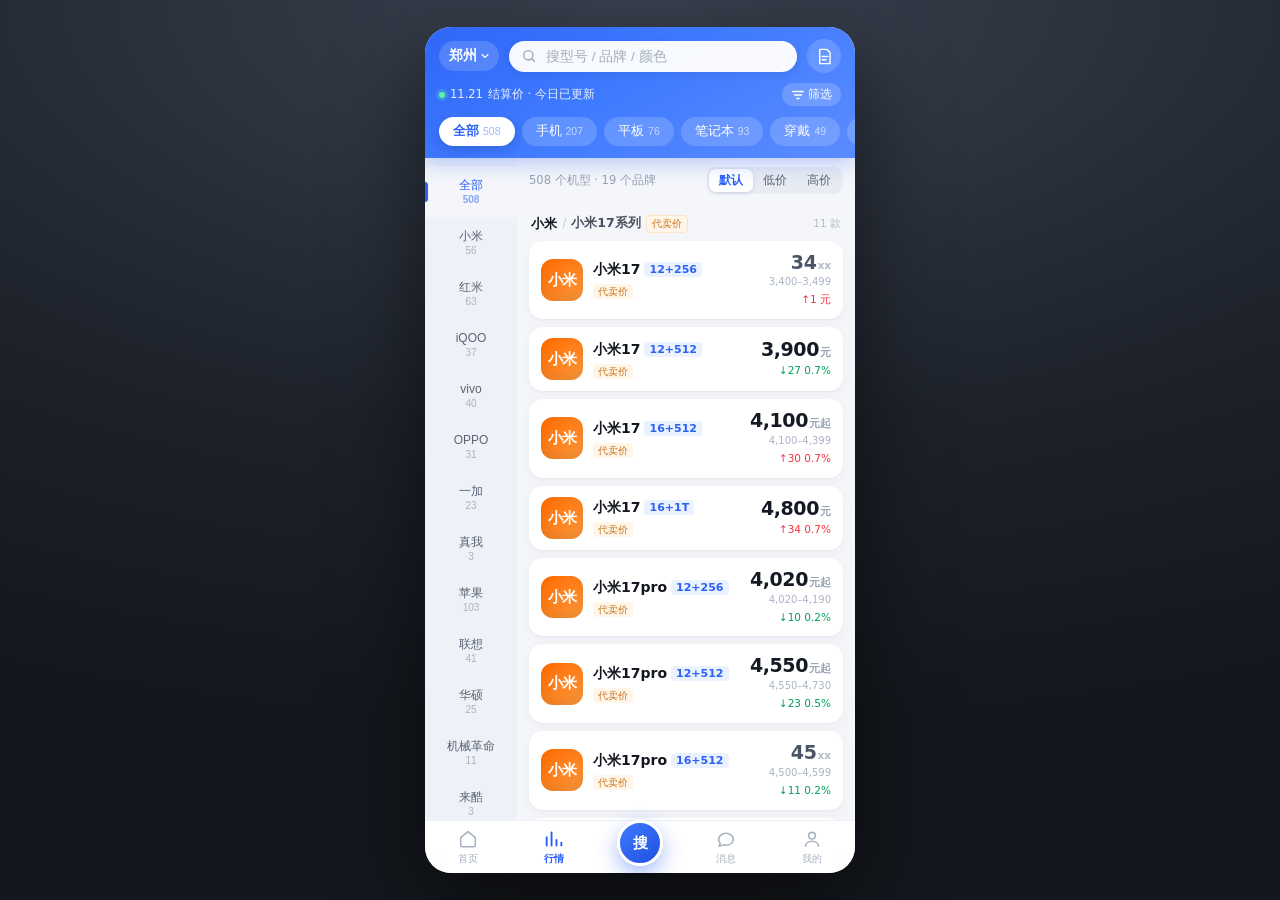
<file: index.html>
<!DOCTYPE html>
<html lang="zh-CN">
<head>
<meta charset="utf-8" />
<meta name="viewport" content="width=device-width, initial-scale=1, maximum-scale=1, viewport-fit=cover" />
<meta name="theme-color" content="#2b62f6" />
<meta name="robots" content="noindex,nofollow" />
<title>行情 · 供求大厅复刻</title>
<link rel="stylesheet" href="style.css" />
</head>
<body>
<div class="app" id="app">

  <header class="hdr">
    <div class="bar1">
      <button class="city" id="btnCity">
        郑州<svg viewBox="0 0 24 24" width="12" height="12"><path d="M6 9l6 6 6-6" fill="none" stroke="currentColor" stroke-width="2.4" stroke-linecap="round"/></svg>
      </button>
      <label class="search">
        <svg viewBox="0 0 24 24" width="16" height="16" class="mag"><circle cx="11" cy="11" r="7" stroke="currentColor" stroke-width="2" fill="none"/><path d="M20 20l-3.6-3.6" stroke="currentColor" stroke-width="2" stroke-linecap="round"/></svg>
        <input id="q" type="search" placeholder="搜型号 / 品牌 / 颜色" autocomplete="off" />
        <button id="btnClear" class="clr" hidden>×</button>
      </label>
      <button class="ic" id="btnRaw" aria-label="报价原文">
        <svg viewBox="0 0 24 24" width="19" height="19"><path d="M6 3h9l4 4v14H6z" fill="none" stroke="currentColor" stroke-width="1.8" stroke-linejoin="round"/><path d="M9 12h7M9 16h5" stroke="currentColor" stroke-width="1.8" stroke-linecap="round"/></svg>
      </button>
    </div>

    <div class="bar2">
      <span class="live"><i></i><span id="dateText">11.21</span> 结算价 · 今日已更新</span>
      <button class="ghost" id="btnFilter">
        <svg viewBox="0 0 24 24" width="14" height="14"><path d="M3 6h18M6 12h12M10 18h4" stroke="currentColor" stroke-width="2.2" stroke-linecap="round"/></svg>
        筛选
      </button>
    </div>

    <nav class="cats" id="cats"></nav>
  </header>

  <main>
    <aside class="brands" id="brands"></aside>
    <section class="content">
      <div class="toolbar">
        <span class="cnt" id="countText">—</span>
        <div class="seg" id="segSort">
          <button data-sort="default" class="on">默认</button>
          <button data-sort="asc">低价</button>
          <button data-sort="desc">高价</button>
        </div>
      </div>
      <div class="rows" id="rows"></div>
    </section>
  </main>

  <nav class="tabbar" id="tabbar">
    <button data-tab="home">
      <svg viewBox="0 0 24 24" width="22" height="22"><path d="M4 10.5L12 4l8 6.5V19a1.5 1.5 0 0 1-1.5 1.5h-13A1.5 1.5 0 0 1 4 19z" fill="none" stroke="currentColor" stroke-width="1.7" stroke-linejoin="round"/></svg>
      <i>首页</i>
    </button>
    <button data-tab="market" class="on">
      <svg viewBox="0 0 24 24" width="22" height="22"><path d="M4 19V10M9.3 19V5M14.7 19v-6M20 19v-3" stroke="currentColor" stroke-width="2.1" stroke-linecap="round"/></svg>
      <i>行情</i>
    </button>
    <button data-tab="search" class="fab"><span>搜</span></button>
    <button data-tab="msg">
      <svg viewBox="0 0 24 24" width="22" height="22"><path d="M20 12.3c0 3.6-3.6 6.5-8 6.5-1 0-2-.14-2.9-.4L4.5 20l1.2-3.3A6.4 6.4 0 0 1 4 12.3C4 8.7 7.6 5.8 12 5.8s8 2.9 8 6.5z" fill="none" stroke="currentColor" stroke-width="1.7" stroke-linejoin="round"/></svg>
      <i>消息</i>
    </button>
    <button data-tab="me">
      <svg viewBox="0 0 24 24" width="22" height="22"><circle cx="12" cy="8.4" r="3.6" fill="none" stroke="currentColor" stroke-width="1.7"/><path d="M5 20c0-3.3 3.1-5.6 7-5.6s7 2.3 7 5.6" fill="none" stroke="currentColor" stroke-width="1.7" stroke-linecap="round"/></svg>
      <i>我的</i>
    </button>
  </nav>

  <div class="mask" id="mask" hidden></div>
  <div class="sheet" id="sheet" hidden></div>
  <div class="toast" id="toast"></div>
</div>
<script src="data/market.js"></script>
<script src="app.js"></script>
</body>
</html>
</file>
<file: style.css>
/* ============ 行情模块 · 小程序风格 ============ */
:root {
  --brand: #2b62f6;
  --brand2: #5b8cff;
  --brand-ink: #eaf1ff;
  --up: #f5333f;
  --down: #00a05a;
  --ink: #12161f;
  --ink2: #5a6474;
  --ink3: #98a2b3;
  --line: #eef1f6;
  --bg: #f4f6fa;
  --card: #fff;
  --r: 14px;
}
* { box-sizing: border-box; -webkit-tap-highlight-color: transparent; }
[hidden] { display: none !important; }
html, body { height: 100%; margin: 0; }
body {
  font: 14px/1.5 -apple-system, BlinkMacSystemFont, "PingFang SC", "Hiragino Sans GB", "Microsoft YaHei", system-ui, sans-serif;
  color: var(--ink);
  background: radial-gradient(120% 80% at 50% 0%, #3a4250 0%, #1d222b 60%, #14171d 100%);
  display: flex; align-items: center; justify-content: center;
  overflow: hidden;
}
.app {
  width: 100%; max-width: 430px; height: 100%; max-height: 932px;
  background: var(--bg); display: flex; flex-direction: column;
  position: relative; overflow: hidden;
  box-shadow: 0 30px 90px rgba(0, 0, 0, .55);
}
@media (min-width: 460px) and (min-height: 780px) {
  .app { border-radius: 26px; height: 94vh; }
}

/* ============ 顶部 ============ */
.hdr {
  flex: none; position: relative; z-index: 4;
  padding: 12px 14px 0;
  background: linear-gradient(150deg, #2f66f7 0%, #3f7bff 46%, #5b8cff 100%);
  color: #fff;
  box-shadow: 0 6px 18px rgba(43, 98, 246, .28);
}
.bar1 { display: flex; align-items: center; gap: 10px; }
.city {
  flex: none; display: flex; align-items: center; gap: 2px;
  border: 0; background: rgba(255, 255, 255, .16); color: #fff;
  font-size: 13.5px; font-weight: 600; padding: 6px 8px 6px 10px;
  border-radius: 999px; cursor: pointer; backdrop-filter: blur(4px);
}
.search {
  flex: 1; min-width: 0; display: flex; align-items: center; gap: 7px;
  background: rgba(255, 255, 255, .96); border-radius: 999px;
  padding: 7px 12px; color: var(--ink3);
  box-shadow: 0 2px 8px rgba(20, 40, 90, .12);
}
.search .mag { flex: none; color: #9aa6b8; }
.search input {
  flex: 1; min-width: 0; border: 0; background: none; outline: none;
  font-size: 13.5px; color: var(--ink);
}
.search input::placeholder { color: #a3adbd; }
.search input::-webkit-search-cancel-button { display: none; }
.clr {
  flex: none; border: 0; background: #dfe5ee; color: #6b7688;
  width: 17px; height: 17px; border-radius: 50%; font-size: 12px;
  line-height: 1; display: flex; align-items: center; justify-content: center;
  cursor: pointer; padding: 0;
}
.ic {
  flex: none; border: 0; background: rgba(255, 255, 255, .16);
  color: #fff; width: 34px; height: 34px; border-radius: 50%;
  display: flex; align-items: center; justify-content: center;
  cursor: pointer; backdrop-filter: blur(4px);
}
.ic:active, .city:active, .ghost:active { transform: scale(.96); }

.bar2 {
  display: flex; align-items: center; justify-content: space-between;
  margin-top: 10px; font-size: 11.5px; color: rgba(255, 255, 255, .88);
}
.live { display: flex; align-items: center; gap: 5px; }
.live i {
  width: 6px; height: 6px; border-radius: 50%; background: #5df2a8;
  box-shadow: 0 0 0 3px rgba(93, 242, 168, .22);
  animation: pulse 2s infinite;
}
@keyframes pulse { 50% { box-shadow: 0 0 0 6px rgba(93, 242, 168, 0); } }
.ghost {
  display: flex; align-items: center; gap: 3px;
  border: 0; background: rgba(255, 255, 255, .18); color: #fff;
  font-size: 11.5px; padding: 4px 9px; border-radius: 999px; cursor: pointer;
}

.cats {
  display: flex; gap: 7px; overflow-x: auto; scrollbar-width: none;
  margin: 11px -14px 0; padding: 0 14px 12px;
}
.cats::-webkit-scrollbar { display: none; }
.cat {
  flex: none; border: 0; background: rgba(255, 255, 255, .17); color: #fff;
  font-size: 12.5px; padding: 6px 14px; border-radius: 999px;
  cursor: pointer; white-space: nowrap; transition: .18s;
}
.cat b { font-weight: 400; opacity: .62; font-size: 10.5px; margin-left: 4px; }
.cat.on {
  background: #fff; color: var(--brand); font-weight: 700;
  box-shadow: 0 4px 12px rgba(10, 30, 80, .18);
}
.cat.on b { opacity: .45; }

/* ============ 主体 ============ */
main {
  flex: 1; min-height: 0; min-width: 0;
  display: grid; grid-template-columns: 92px minmax(0, 1fr);
  overflow: hidden;
}
main > * { min-width: 0; }

.brands {
  overflow-y: auto; overflow-x: hidden;
  background: #eef1f7; padding: 8px 0 92px;
  scrollbar-width: none;
}
.brands::-webkit-scrollbar { display: none; }
.brand {
  position: relative; width: 100%; border: 0; background: none;
  display: flex; flex-direction: column; align-items: center; gap: 1px;
  padding: 12px 2px; font-size: 12px; color: var(--ink2); cursor: pointer;
  transition: .16s;
}
.brand b { font-weight: 500; line-height: 1.25; }
.brand small { font-size: 10px; color: #aab4c4; }
.brand.on {
  background: var(--bg); color: var(--brand); font-weight: 700;
}
.brand.on small { color: rgba(43, 98, 246, .55); }
.brand.on::before {
  content: ''; position: absolute; left: 0; top: 50%; transform: translateY(-50%);
  width: 3px; height: 20px; border-radius: 0 3px 3px 0; background: var(--brand);
}

.content { display: flex; flex-direction: column; min-height: 0; background: var(--bg); }
.toolbar {
  flex: none; display: flex; align-items: center; justify-content: space-between;
  gap: 8px; padding: 9px 12px 7px;
}
.cnt {
  flex: 1; min-width: 0; font-size: 11.5px; color: var(--ink3);
  white-space: nowrap; overflow: hidden; text-overflow: ellipsis;
}
.seg {
  flex: none; display: flex; background: #e7ebf3; border-radius: 9px; padding: 2px;
}
.seg button {
  border: 0; background: none; color: var(--ink2); font-size: 11.5px;
  padding: 4px 10px; border-radius: 7px; cursor: pointer; transition: .16s;
}
.seg button.on {
  background: #fff; color: var(--brand); font-weight: 700;
  box-shadow: 0 1px 4px rgba(20, 40, 90, .12);
}

.rows { flex: 1; overflow-y: auto; overflow-x: hidden; padding: 0 12px 100px; scrollbar-width: none; }
.rows::-webkit-scrollbar { display: none; }

/* 系列头 */
.shead {
  display: flex; align-items: center; gap: 5px; overflow: hidden; white-space: nowrap;
  padding: 13px 2px 7px; font-size: 11.5px; color: var(--ink3);
}
.shead .sbrand { font-size: 13px; font-weight: 800; color: var(--ink); letter-spacing: .2px; }
.shead .ssep { color: #c3cbd8; }
.shead .sname { font-size: 12.5px; color: #48505f; font-weight: 600; }
.shead .badge {
  font-size: 9.5px; padding: 1px 5px; border-radius: 4px;
  background: #eef1f7; color: #7b8496; border: 1px solid #e3e8f0;
}
.shead .badge.agency { background: #fff5e9; color: #c9761a; border-color: #ffe3c4; }
.shead .badge.wholesale { background: #e9f9f1; color: #0a8b53; border-color: #c8eedd; }
.shead .scount { margin-left: auto; font-size: 10.5px; color: #b3bcCB; padding-left: 8px; }

/* 机型卡 */
.card {
  display: flex; align-items: center; gap: 10px;
  background: var(--card); border-radius: var(--r);
  padding: 11px 12px; margin-bottom: 8px;
  box-shadow: 0 1px 2px rgba(20, 35, 70, .045), 0 4px 14px rgba(20, 35, 70, .035);
  cursor: pointer; transition: transform .14s, box-shadow .14s;
  animation: rise .28s both;
}
.card:active { transform: scale(.985); box-shadow: 0 1px 6px rgba(20, 35, 70, .1); }
@keyframes rise { from { opacity: 0; transform: translateY(6px); } }
.thumb {
  flex: none; width: 42px; height: 42px; border-radius: 12px;
  display: flex; align-items: center; justify-content: center;
  color: #fff; font-size: 15px; font-weight: 800; letter-spacing: -.5px;
  box-shadow: inset 0 -6px 12px rgba(0, 0, 0, .08);
}
.thumb.sm { font-size: 12px; }
.mid { flex: 1; min-width: 0; }
.mid h4 {
  margin: 0; font-size: 14px; font-weight: 650; line-height: 1.35;
  white-space: nowrap; overflow: hidden; text-overflow: ellipsis;
}
.mid h4 .sto {
  font-size: 11px; font-weight: 600; color: var(--brand);
  background: var(--brand-ink); padding: 1px 5px; border-radius: 4px;
  margin-left: 4px; vertical-align: 1px;
}
.mid h4 .star { color: #ffab00; margin-right: 3px; font-size: 12px; }
.tags { display: flex; gap: 4px; margin-top: 5px; overflow: hidden; }
.tag {
  font-size: 10px; line-height: 1.5; padding: 0 5px; border-radius: 4px;
  background: #f2f4f8; color: #8a93a3; white-space: nowrap;
}
.tag.warn { background: #fff1f0; color: #e0121f; }
.tag.ok { background: #e9f9f1; color: #0a8b53; }
.tag.agency { background: #fff5e9; color: #c9761a; }
.tag.wholesale { background: #e9f9f1; color: #0a8b53; }
.tag.gray { background: #f2f4f8; color: #98a2b3; }

.price { flex: none; text-align: right; min-width: 84px; }
.price strong {
  display: block; font-size: 19px; font-weight: 750; letter-spacing: -.4px;
  line-height: 1.1; font-variant-numeric: tabular-nums; color: #141a24;
}
.price strong small { font-size: 10.5px; font-weight: 600; color: #9aa4b4; margin-left: 1px; letter-spacing: 0; }
.price strong.masked { color: #4b5566; }
.price strong.masked small { color: #b3bccb; }
.delta { display: block; font-size: 10.5px; margin-top: 3px; font-variant-numeric: tabular-nums; }
.delta.up { color: var(--up); }
.delta.down { color: var(--down); }
.delta.flat { color: #aab4c4; }
.range { display: block; font-size: 10px; color: #aab4c4; margin-top: 2px; font-variant-numeric: tabular-nums; }
.card.dead .price strong { font-size: 13px; font-weight: 600; color: #aab4c4; }
.card.dead .thumb { filter: grayscale(.55); opacity: .72; }

.empty { padding: 56px 24px; text-align: center; color: var(--ink3); font-size: 13px; line-height: 1.9; }
.empty svg { opacity: .5; margin-bottom: 10px; }
.foot { padding: 14px 4px 30px; color: #aab4c4; font-size: 10.5px; line-height: 1.8; }

/* ============ 底部 tab ============ */
.tabbar {
  flex: none; position: relative; z-index: 5;
  display: grid; grid-template-columns: repeat(5, 1fr);
  background: rgba(255, 255, 255, .96); backdrop-filter: blur(12px);
  border-top: 1px solid #eef1f6; padding: 7px 0 calc(7px + env(safe-area-inset-bottom));
}
.tabbar button {
  border: 0; background: none; display: flex; flex-direction: column;
  align-items: center; gap: 2px; color: #a8b1c0; cursor: pointer; padding: 0;
  font-size: 10px; transition: .16s;
}
.tabbar button i { font-style: normal; }
.tabbar button.on { color: var(--brand); }
.tabbar button.on i { font-weight: 600; }
.tabbar .fab { justify-content: flex-end; }
.tabbar .fab span {
  width: 46px; height: 46px; border-radius: 50%;
  background: linear-gradient(140deg, #3f7bff, #1f4fe0);
  color: #fff; font-size: 15px; font-weight: 700;
  display: flex; align-items: center; justify-content: center;
  margin-top: -22px; box-shadow: 0 8px 20px rgba(43, 98, 246, .42);
  border: 3px solid #fff; transition: transform .15s;
}
.tabbar .fab:active span { transform: scale(.94); }

/* ============ 抽屉 ============ */
.mask {
  position: absolute; inset: 0; background: rgba(10, 14, 22, .45);
  z-index: 8; animation: fade .18s ease;
}
@keyframes fade { from { opacity: 0 } }
.sheet {
  position: absolute; left: 0; right: 0; bottom: 0; z-index: 9;
  background: #fff; border-radius: 20px 20px 0 0;
  max-height: 88%; overflow-y: auto; padding: 0 0 24px;
  animation: up .26s cubic-bezier(.22, .94, .3, 1);
  scrollbar-width: none;
}
.sheet::-webkit-scrollbar { display: none; }
@keyframes up { from { transform: translateY(14%); } }
.grab { width: 38px; height: 4px; border-radius: 2px; background: #e4e8ef; margin: 8px auto 0; }

/* 详情头 */
.dh { padding: 16px 18px 18px; color: var(--ink); position: relative; overflow: hidden; }
.dh::after {
  content: ''; position: absolute; right: -46px; top: -60px;
  width: 160px; height: 160px; border-radius: 50%;
  background: rgba(255, 255, 255, .5);
}
.dh-name { font-size: 18px; font-weight: 750; letter-spacing: .2px; }
.dh-price {
  margin-top: 8px; font-size: 31px; font-weight: 800; letter-spacing: -1.2px;
  font-variant-numeric: tabular-nums; line-height: 1.05; color: #12161f;
}
.dh-price span { font-size: 13px; font-weight: 600; margin-left: 4px; color: #6b7688; letter-spacing: 0; }
.dh-sub { margin-top: 8px; font-size: 11.5px; color: #6b7688; display: flex; gap: 8px; flex-wrap: wrap; align-items: center; }
.dh-sub .pill { background: #fff; border: 1px solid #e6ebf3; padding: 1px 7px; border-radius: 999px; color: #4a5361; font-weight: 600; }

.spark-box { padding: 14px 18px 4px; }
.spark-box h5 { margin: 0 0 6px; font-size: 11.5px; color: var(--ink3); font-weight: 500; display: flex; justify-content: space-between; }
.spark-box h5 em { font-style: normal; color: #c2cad6; }
canvas.spark { width: 100%; height: 62px; display: block; }

.sec { padding: 16px 18px 4px; font-size: 12.5px; font-weight: 700; color: var(--ink); }
.sec span { font-weight: 400; font-size: 11px; color: var(--ink3); margin-left: 5px; }
.colors { display: grid; grid-template-columns: repeat(auto-fill, minmax(104px, 1fr)); gap: 8px; padding: 8px 18px 0; }
.cchip {
  border: 1px solid #eef1f6; background: #fafbfd; border-radius: 10px;
  padding: 8px 10px; display: flex; flex-direction: column; gap: 2px;
}
.cchip em { font-style: normal; font-size: 11.5px; color: var(--ink2); white-space: nowrap; overflow: hidden; text-overflow: ellipsis; }
.cchip b { font-size: 15px; font-variant-numeric: tabular-nums; }
.cchip.dead { background: #fbfbfc; }
.cchip.dead b { color: #b3bccb; font-size: 11.5px; font-weight: 500; }

.kv { margin: 6px 18px 0; }
.kv div {
  display: flex; justify-content: space-between; gap: 12px;
  padding: 9px 0; border-bottom: 1px solid #f4f6fa; font-size: 12.5px;
}
.kv span { color: var(--ink3); flex: none; }
.kv b { font-weight: 600; text-align: right; font-variant-numeric: tabular-nums; }

pre.raw {
  margin: 8px 18px 0; background: #f7f8fb; border: 1px solid #eef1f6;
  border-radius: 10px; padding: 11px 12px; font-size: 12px; line-height: 1.7;
  white-space: pre-wrap; word-break: break-all; color: #4a5361;
  font-family: ui-monospace, "SF Mono", "Cascadia Code", Consolas, monospace;
}

.acts {
  display: flex; gap: 10px; padding: 20px 18px 8px; margin-top: 4px;
}
.acts button {
  flex: 1; border-radius: 12px; padding: 12px; font-size: 14px; font-weight: 650;
  border: 1px solid #e8ecf3; background: #fff; color: var(--ink); cursor: pointer;
  transition: .15s;
}
.acts button.primary {
  background: linear-gradient(140deg, #3f7bff, #2454df); border-color: transparent; color: #fff;
  box-shadow: 0 6px 16px rgba(43, 98, 246, .3);
}
.acts button.watched { background: #fff8e8; border-color: #ffe0a8; color: #b8730a; }
.acts button:active { transform: scale(.98); }

/* 原文视图 */
.rawsheet { padding: 6px 16px 24px; }
.rawsheet h3 { margin: 8px 0 2px; font-size: 16px; }
.rawsheet .note { font-size: 11.5px; color: var(--ink3); margin-bottom: 10px; }
.rgroup { margin-top: 12px; }
.rgroup h6 {
  margin: 0 0 4px; font-size: 11.5px; color: var(--brand); font-weight: 700;
  display: flex; align-items: center; gap: 6px;
}
.rgroup h6::after { content: ''; flex: 1; height: 1px; background: #f0f3f8; }
.rgroup pre {
  margin: 0; font-size: 11.5px; line-height: 1.75; color: #5b6474;
  white-space: pre-wrap; word-break: break-all;
  font-family: ui-monospace, "SF Mono", Consolas, monospace;
}

/* 筛选面板 */
.fsheet { padding: 4px 18px 24px; }
.fsheet h3 { margin: 8px 0 2px; font-size: 16px; }
.fsheet .note { font-size: 11.5px; color: var(--ink3); }
.fgroup { margin-top: 16px; }
.fgroup h4 { margin: 0 0 9px; font-size: 12.5px; color: var(--ink2); font-weight: 650; }
.opts { display: flex; flex-wrap: wrap; gap: 8px; }
.opt {
  border: 1px solid #e8ecf3; background: #fff; border-radius: 9px;
  padding: 8px 13px; font-size: 12.5px; color: var(--ink2); cursor: pointer;
  transition: .15s;
}
.opt i { font-style: normal; opacity: .4; font-size: 10.5px; margin-left: 4px; }
.opt.on { background: var(--brand-ink); border-color: #c2d6ff; color: var(--brand); font-weight: 650; }
.facts { display: flex; gap: 10px; margin-top: 22px; }
.facts button {
  flex: 1; border-radius: 12px; padding: 12px; font-size: 14px; font-weight: 650;
  border: 1px solid #e8ecf3; background: #fff; color: var(--ink); cursor: pointer;
}
.facts button.primary { background: linear-gradient(140deg, #3f7bff, #2454df); border-color: transparent; color: #fff; }

/* 骨架 */
.sk-card { display: flex; align-items: center; gap: 10px; background: #fff; border-radius: var(--r); padding: 11px 12px; margin-bottom: 8px; }
.sk { background: linear-gradient(90deg, #eef1f6 25%, #f7f9fc 37%, #eef1f6 63%); background-size: 400% 100%; animation: shine 1.3s infinite; border-radius: 5px; }
@keyframes shine { from { background-position: 100% 0 } to { background-position: 0 0 } }

/* toast */
.toast {
  position: absolute; left: 50%; bottom: 104px; transform: translate(-50%, 8px);
  background: rgba(18, 22, 31, .92); color: #fff; font-size: 12.5px;
  padding: 9px 16px; border-radius: 999px; z-index: 30;
  max-width: 84%; text-align: center; pointer-events: none;
  opacity: 0; transition: opacity .22s, transform .22s;
}
.toast.show { opacity: 1; transform: translate(-50%, 0); }
</file>
